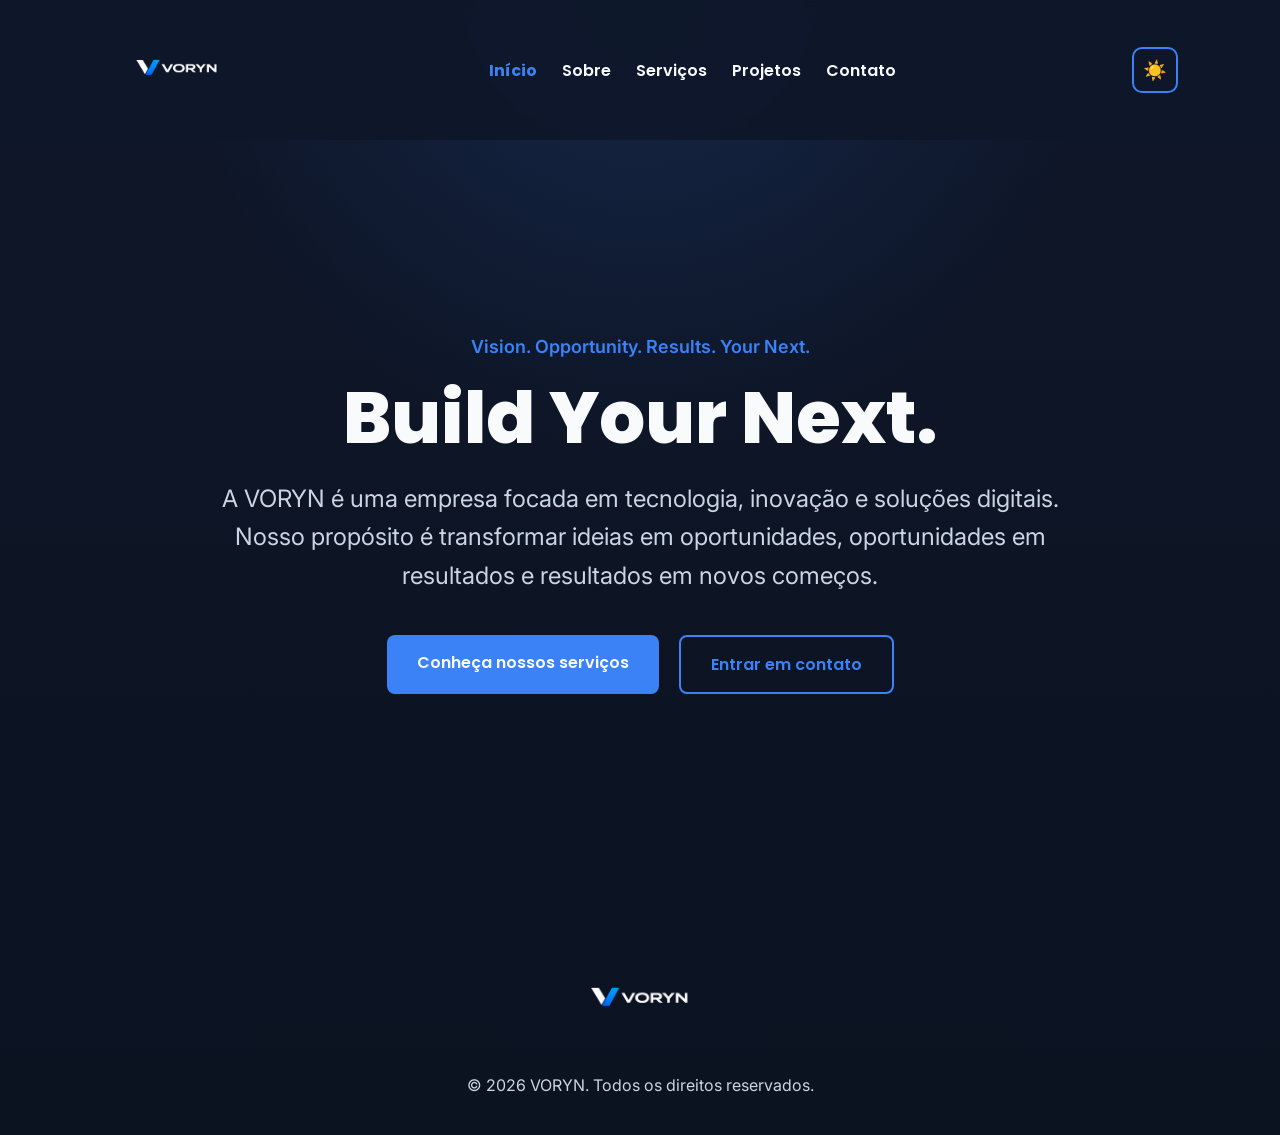
<file: index.html>
<!DOCTYPE html>
<html lang="pt-BR">

<head>
    <meta charset="UTF-8">

    <meta
        name="viewport"
        content="width=device-width, initial-scale=1.0">

    <title>VORYN</title>

    <link
        rel="preconnect"
        href="https://fonts.googleapis.com">

    <link
        rel="preconnect"
        href="https://fonts.gstatic.com"
        crossorigin>

    <link
        href="https://fonts.googleapis.com/css2?family=Inter:wght@400;500;600&family=Poppins:wght@600;700;800&display=swap"
        rel="stylesheet">

    <link
        id="tema-site"
        rel="stylesheet"
        href="css/style.css">

    <link
        rel="shortcut icon"
        href="imagens/logo/favicon/favicon.ico"
        type="image/x-icon">
</head>

<body>

    <header>
        <nav class="navbar">

            <a
                class="logo"
                href="index.html"
                aria-label="Página inicial da VORYN">

                <img
                    id="logo-voryn"
                    src="imagens/logo/identidade-visual/modo-escuro/horizontal/versao-horizontal.png"
                    alt="Logo da VORYN">
            </a>

            <ul
                id="menu-navegacao"
                class="menu-navegacao">

                <li>
                    <a href="index.html" class="ativo">Início</a>
                </li>

                <li>
                    <a href="sobre.html">Sobre</a>
                </li>

                <li>
                    <a href="servicos.html">Serviços</a>
                </li>

                <li>
                    <a href="projetos.html">Projetos</a>
                </li>

                <li>
                    <a href="contato.html">Contato</a>
                </li>

            </ul>

            <div class="acoes-header">

                <button
                    id="botao-tema"
                    class="botao-header"
                    type="button"
                    aria-label="Ativar modo claro"
                    title="Ativar modo claro">
                    ☀️
                </button>

                <button
                    id="botao-menu"
                    class="botao-header botao-menu"
                    type="button"
                    aria-label="Abrir menu"
                    aria-expanded="false"
                    aria-controls="menu-navegacao">
                    ☰
                </button>

            </div>

        </nav>
    </header>

    <main>

        <section id="inicio">

            <div class="home-content">

                <span class="tagline">
                    Vision. Opportunity. Results. Your Next.
                </span>

                <h1>Build Your Next.</h1>

                <p>
                    A VORYN é uma empresa focada em tecnologia, inovação e
                    soluções digitais. Nosso propósito é transformar ideias em
                    oportunidades, oportunidades em resultados e resultados em
                    novos começos.
                </p>

                <div class="home-buttons">

                    <a
                        href="servicos.html"
                        class="btn">
                        Conheça nossos serviços
                    </a>

                    <a
                        href="contato.html"
                        class="btn-secondary">
                        Entrar em contato
                    </a>

                </div>

            </div>

        </section>

    </main>

    <footer>

        <img
            id="logo-footer"
            class="logo-footer"
            src="imagens/logo/identidade-visual/modo-escuro/horizontal/versao-horizontal.png"
            alt="Logo da VORYN">

        <p>
            &copy; 2026 VORYN. Todos os direitos reservados.
        </p>

    </footer>

    <script src="js/script.js"></script>

</body>

</html>
</file>
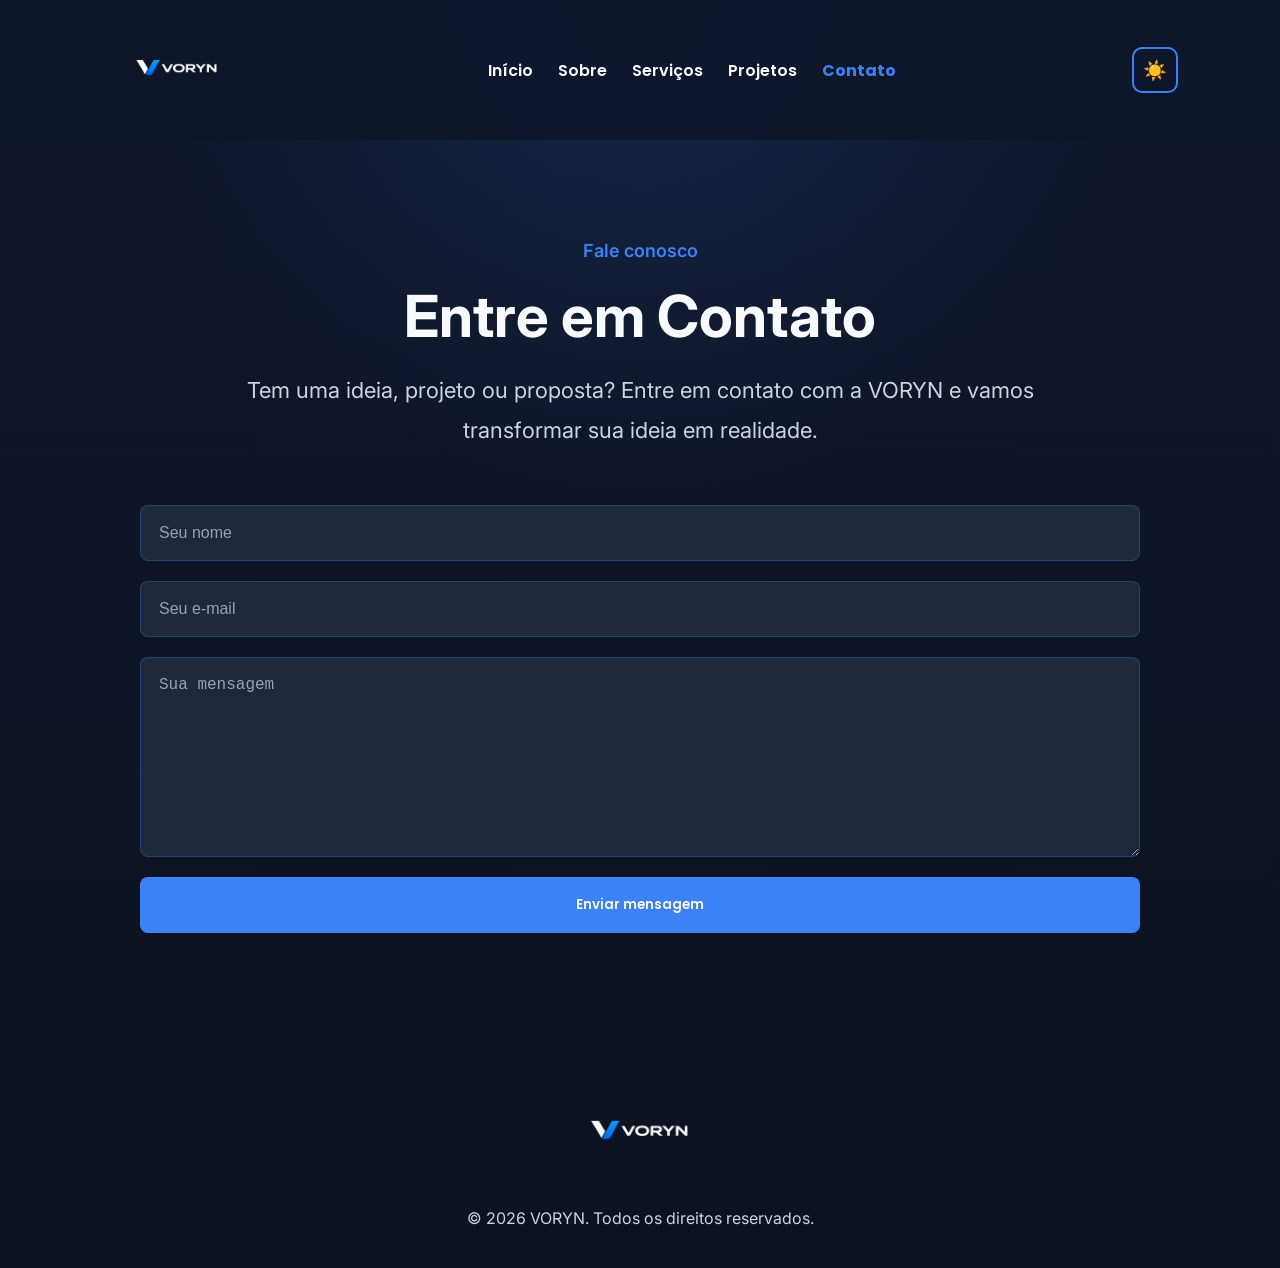
<file: contato.html>
<!DOCTYPE html>
<html lang="pt-BR">

<head>
    <meta charset="UTF-8">

    <meta
        name="viewport"
        content="width=device-width, initial-scale=1.0">

    <title>Contato | VORYN</title>

    <link
        rel="preconnect"
        href="https://fonts.googleapis.com">

    <link
        rel="preconnect"
        href="https://fonts.gstatic.com"
        crossorigin>

    <link
        href="https://fonts.googleapis.com/css2?family=Inter:wght@400;500;600&family=Poppins:wght@600;700;800&display=swap"
        rel="stylesheet">

    <link
        rel="stylesheet"
        href="css/style.css"
        id="tema-site">

    <link
        rel="shortcut icon"
        href="imagens/logo/favicon/favicon.ico"
        type="image/x-icon">
</head>

<body>

    <header>
        <nav class="navbar">

            <a
                class="logo"
                href="index.html"
                aria-label="Página inicial da VORYN">

                <img
                    id="logo-voryn"
                    src="imagens/logo/identidade-visual/modo-escuro/horizontal/versao-horizontal.png"
                    alt="Logo da VORYN">
            </a>

            <ul
                id="menu-navegacao"
                class="menu-navegacao">

                <li>
                    <a href="index.html">Início</a>
                </li>

                <li>
                    <a href="sobre.html">Sobre</a>
                </li>

                <li>
                    <a href="servicos.html">Serviços</a>
                </li>

                <li>
                    <a href="projetos.html">Projetos</a>
                </li>

                <li>
                    <a href="contato.html" class="ativo">Contato</a>
                </li>

            </ul>

            <div class="acoes-header">

                <button
                    id="botao-tema"
                    class="botao-header"
                    type="button"
                    aria-label="Ativar modo claro"
                    title="Ativar modo claro">
                    ☀️
                </button>

                <button
                    id="botao-menu"
                    class="botao-header botao-menu"
                    type="button"
                    aria-label="Abrir menu"
                    aria-expanded="false"
                    aria-controls="menu-navegacao">
                    ☰
                </button>

            </div>

        </nav>
    </header>

    <main>

        <section id="contato">

            <div class="contato-content">

                <span class="tagline">
                    Fale conosco
                </span>

                <h2>Entre em Contato</h2>

                <p class="contato-texto">
                    Tem uma ideia, projeto ou proposta? Entre em contato com a VORYN
                    e vamos transformar sua ideia em realidade.
                </p>

                <form class="contato-form">

                    <input
                        type="text"
                        placeholder="Seu nome"
                        required>

                    <input
                        type="email"
                        placeholder="Seu e-mail"
                        required>

                    <textarea
                        placeholder="Sua mensagem"
                        required></textarea>

                    <button type="submit">
                        Enviar mensagem
                    </button>

                </form>

            </div>

        </section>

    </main>

    <footer>

        <img
            id="logo-footer"
            class="logo-footer"
            src="imagens/logo/identidade-visual/modo-escuro/horizontal/versao-horizontal.png"
            alt="VORYN">

        <p>
            &copy; 2026 VORYN. Todos os direitos reservados.
        </p>

    </footer>

    <script src="js/script.js"></script>

</body>

</html>
</file>
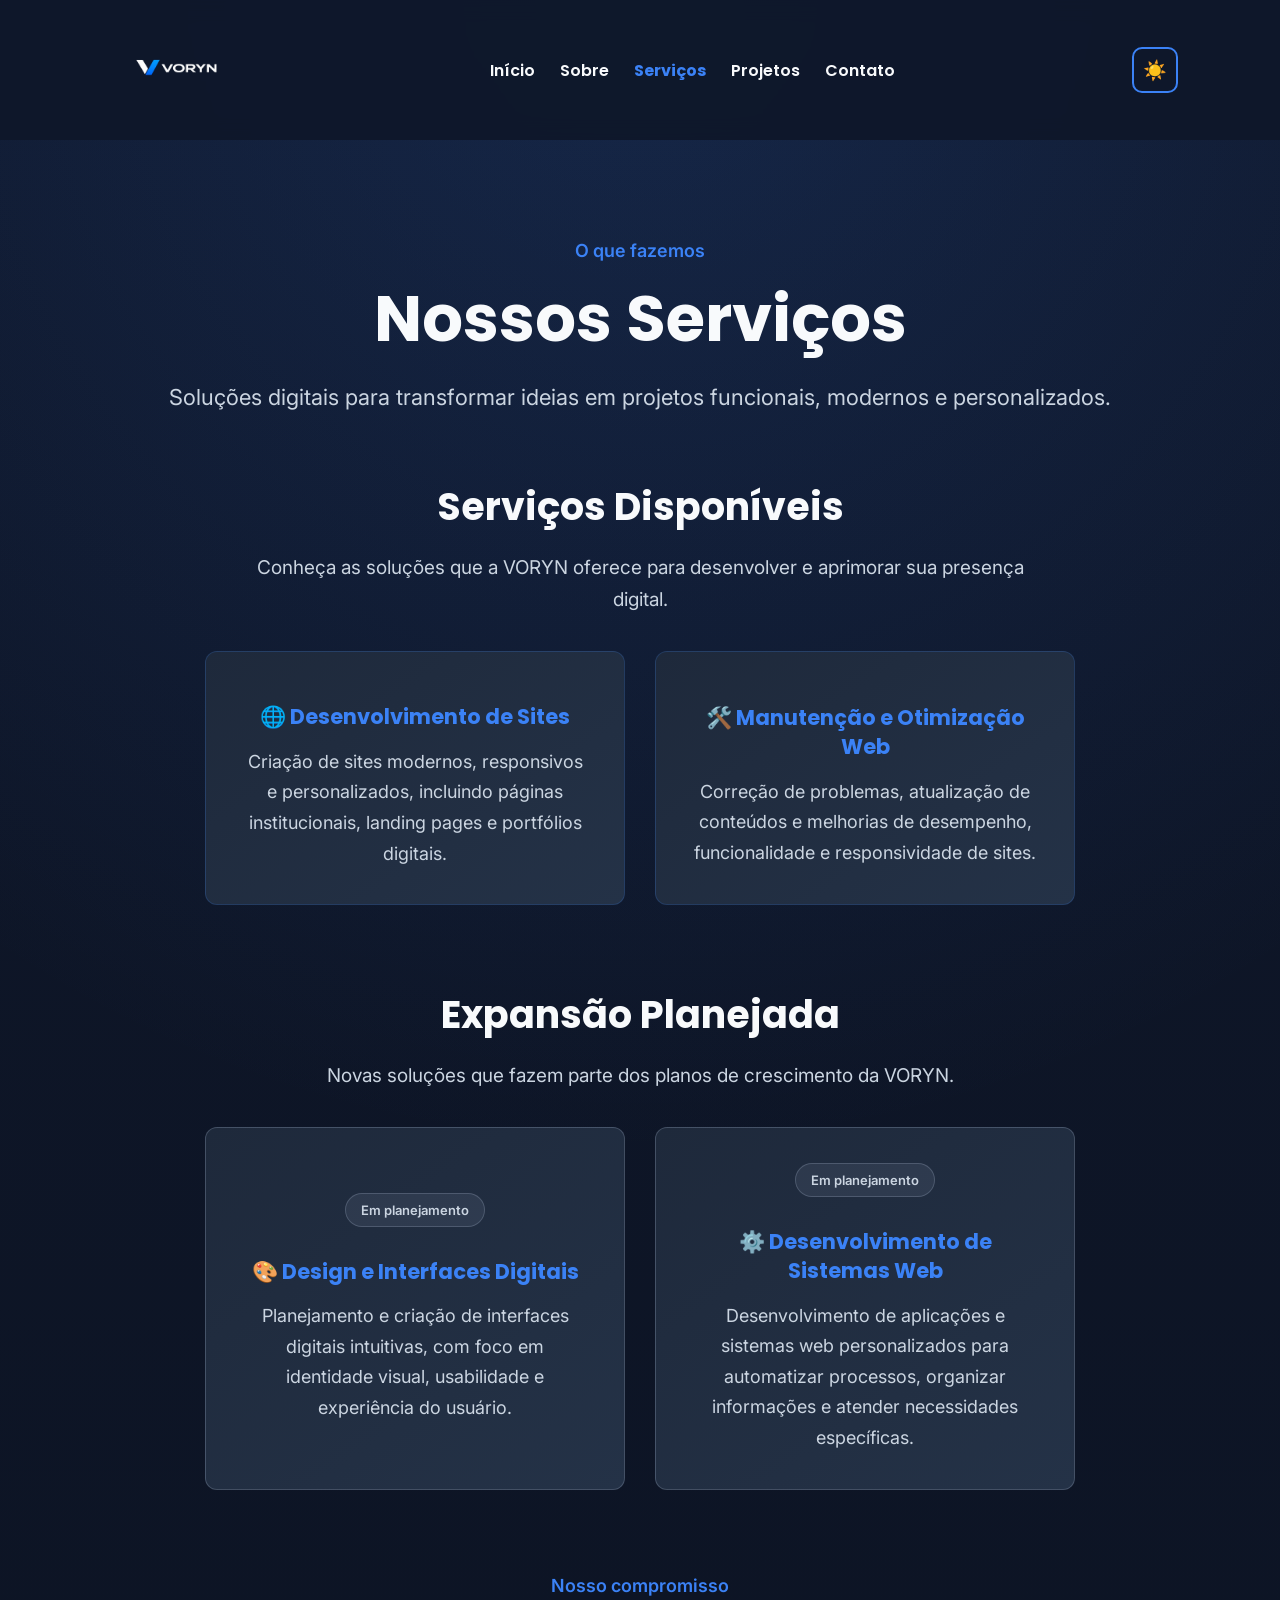
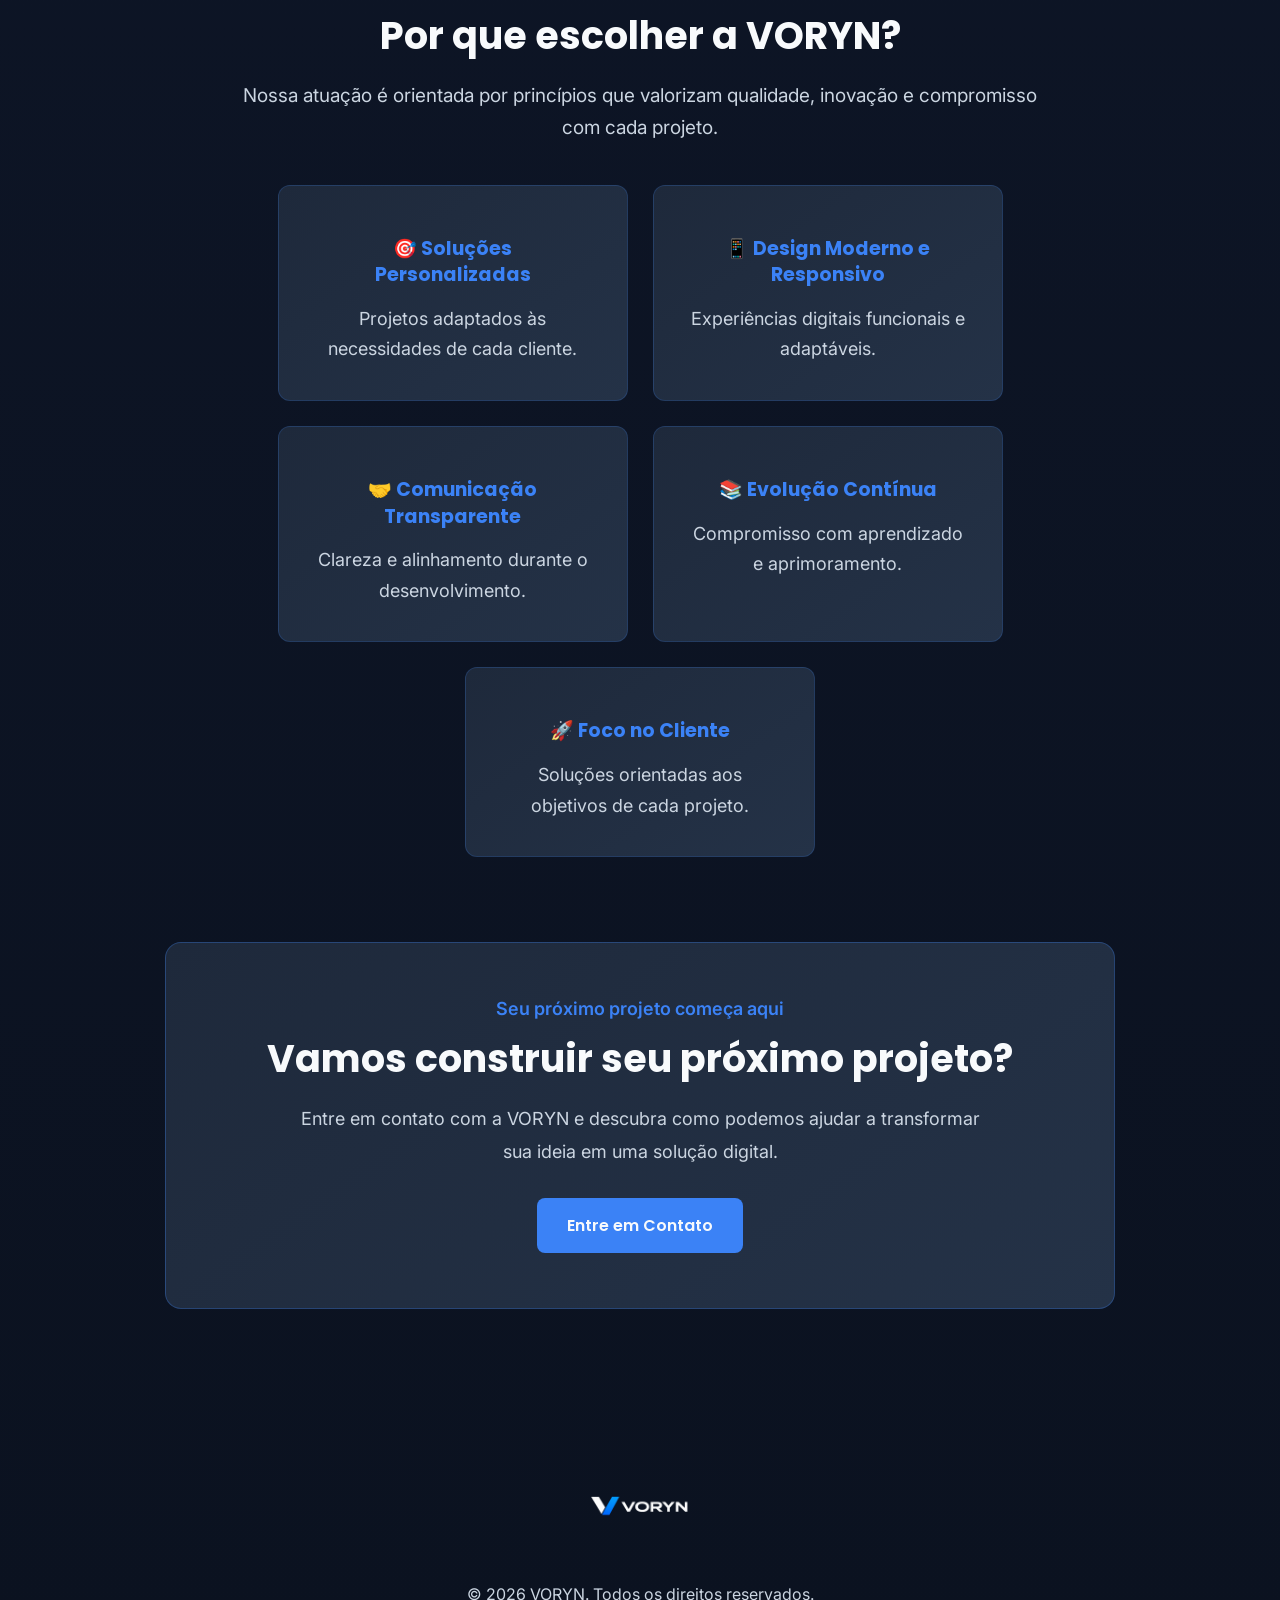
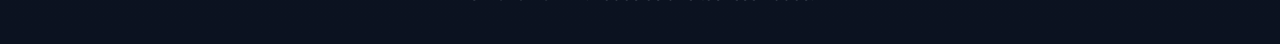
<file: servicos.html>
<!DOCTYPE html>
<html lang="pt-BR">

<head>
    <meta charset="UTF-8">

    <meta
        name="viewport"
        content="width=device-width, initial-scale=1.0">

    <meta
        name="description"
        content="Conheça os serviços digitais da VORYN: desenvolvimento de sites, manutenção e otimização web e nossas soluções planejadas.">

    <title>Serviços | VORYN</title>

    <link
        rel="preconnect"
        href="https://fonts.googleapis.com">

    <link
        rel="preconnect"
        href="https://fonts.gstatic.com"
        crossorigin>

    <link
        href="https://fonts.googleapis.com/css2?family=Inter:wght@400;500;600&family=Poppins:wght@600;700;800&display=swap"
        rel="stylesheet">

    <link
        rel="stylesheet"
        href="css/style.css"
        id="tema-site">

    <link
        rel="shortcut icon"
        href="imagens/logo/favicon/favicon.ico"
        type="image/x-icon">
</head>

<body>

    <header>
        <nav class="navbar">

            <a
                class="logo"
                href="index.html"
                aria-label="Página inicial da VORYN">

                <img
                    id="logo-voryn"
                    src="imagens/logo/identidade-visual/modo-escuro/horizontal/versao-horizontal.png"
                    alt="Logo da VORYN">
            </a>

            <ul
                id="menu-navegacao"
                class="menu-navegacao">

                <li>
                    <a href="index.html">Início</a>
                </li>

                <li>
                    <a href="sobre.html">Sobre</a>
                </li>

                <li>
                    <a href="servicos.html" class="ativo">Serviços</a>
                </li>

                <li>
                    <a href="projetos.html">Projetos</a>
                </li>

                <li>
                    <a href="contato.html">Contato</a>
                </li>

            </ul>

            <div class="acoes-header">

                <button
                    id="botao-tema"
                    class="botao-header"
                    type="button"
                    aria-label="Ativar modo claro"
                    title="Ativar modo claro">
                    ☀️
                </button>

                <button
                    id="botao-menu"
                    class="botao-header botao-menu"
                    type="button"
                    aria-label="Abrir menu"
                    aria-expanded="false"
                    aria-controls="menu-navegacao">
                    ☰
                </button>

            </div>

        </nav>
    </header>

    <main>

        <section id="servicos">

            <div class="servicos-content">

                <!-- APRESENTAÇÃO -->

                <div class="servicos-introducao">

                    <span class="tagline">
                        O que fazemos
                    </span>

                    <h1>Nossos Serviços</h1>

                    <p class="servicos-texto">
                        Soluções digitais para transformar ideias
                        em projetos funcionais, modernos e personalizados.
                    </p>

                </div>

                <!-- SERVIÇOS DISPONÍVEIS -->

                <section
                    class="servicos-categoria"
                    aria-labelledby="titulo-servicos-disponiveis">

                    <h2 id="titulo-servicos-disponiveis">
                        Serviços Disponíveis
                    </h2>

                    <p class="servicos-descricao">
                        Conheça as soluções que a VORYN oferece
                        para desenvolver e aprimorar sua presença digital.
                    </p>

                    <div class="servicos-grid">

                        <article class="card servico-card">

                            <h3>
                                🌐 Desenvolvimento de Sites
                            </h3>

                            <p>
                                Criação de sites modernos, responsivos
                                e personalizados, incluindo páginas
                                institucionais, landing pages e
                                portfólios digitais.
                            </p>

                        </article>

                        <article class="card servico-card">

                            <h3>
                                🛠️ Manutenção e Otimização Web
                            </h3>

                            <p>
                                Correção de problemas, atualização de
                                conteúdos e melhorias de desempenho,
                                funcionalidade e responsividade de sites.
                            </p>

                        </article>

                    </div>

                </section>

                <!-- EXPANSÃO PLANEJADA -->

                <section
                    class="servicos-categoria"
                    aria-labelledby="titulo-servicos-planejados">

                    <h2 id="titulo-servicos-planejados">
                        Expansão Planejada
                    </h2>

                    <p class="servicos-descricao">
                        Novas soluções que fazem parte dos planos
                        de crescimento da VORYN.
                    </p>

                    <div class="servicos-grid">

                        <article class="card servico-card servico-planejado">

                            <span class="servico-status">
                                Em planejamento
                            </span>

                            <h3>
                                🎨 Design e Interfaces Digitais
                            </h3>

                            <p>
                                Planejamento e criação de interfaces
                                digitais intuitivas, com foco em
                                identidade visual, usabilidade e
                                experiência do usuário.
                            </p>

                        </article>

                        <article class="card servico-card servico-planejado">

                            <span class="servico-status">
                                Em planejamento
                            </span>

                            <h3>
                                ⚙️ Desenvolvimento de Sistemas Web
                            </h3>

                            <p>
                                Desenvolvimento de aplicações e sistemas
                                web personalizados para automatizar
                                processos, organizar informações e
                                atender necessidades específicas.
                            </p>

                        </article>

                    </div>

                </section>

                <!-- DIFERENCIAIS DA VORYN -->

                <section
                    class="servicos-diferenciais"
                    aria-labelledby="titulo-diferenciais">

                    <span class="tagline">
                        Nosso compromisso
                    </span>

                    <h2 id="titulo-diferenciais">
                        Por que escolher a VORYN?
                    </h2>

                    <p class="servicos-descricao">
                        Nossa atuação é orientada por princípios
                        que valorizam qualidade, inovação
                        e compromisso com cada projeto.
                    </p>

                    <div class="diferenciais-grid">

                        <article class="card diferencial-card">

                            <h3>
                                🎯 Soluções Personalizadas
                            </h3>

                            <p>
                                Projetos adaptados às necessidades
                                de cada cliente.
                            </p>

                        </article>

                        <article class="card diferencial-card">

                            <h3>
                                📱 Design Moderno e Responsivo
                            </h3>

                            <p>
                                Experiências digitais funcionais
                                e adaptáveis.
                            </p>

                        </article>

                        <article class="card diferencial-card">

                            <h3>
                                🤝 Comunicação Transparente
                            </h3>

                            <p>
                                Clareza e alinhamento durante
                                o desenvolvimento.
                            </p>

                        </article>

                        <article class="card diferencial-card">

                            <h3>
                                📚 Evolução Contínua
                            </h3>

                            <p>
                                Compromisso com aprendizado
                                e aprimoramento.
                            </p>

                        </article>

                        <article class="card diferencial-card">

                            <h3>
                                🚀 Foco no Cliente
                            </h3>

                            <p>
                                Soluções orientadas aos objetivos
                                de cada projeto.
                            </p>

                        </article>

                    </div>

                </section>

                <!-- CONTATO -->

                <section
                    class="servicos-contato"
                    aria-labelledby="titulo-servicos-contato">

                    <span class="tagline">
                        Seu próximo projeto começa aqui
                    </span>

                    <h2 id="titulo-servicos-contato">
                        Vamos construir seu próximo projeto?
                    </h2>

                    <p>
                        Entre em contato com a VORYN e descubra
                        como podemos ajudar a transformar sua
                        ideia em uma solução digital.
                    </p>

                    <a
                        href="contato.html"
                        class="btn-primary">
                        Entre em Contato
                    </a>

                </section>

            </div>

        </section>

    </main>

    <footer>

        <img
            id="logo-footer"
            class="logo-footer"
            src="imagens/logo/identidade-visual/modo-escuro/horizontal/versao-horizontal.png"
            alt="VORYN">

        <p>
            &copy; 2026 VORYN. Todos os direitos reservados.
        </p>

    </footer>

    <script src="js/script.js"></script>

</body>

</html>
</file>
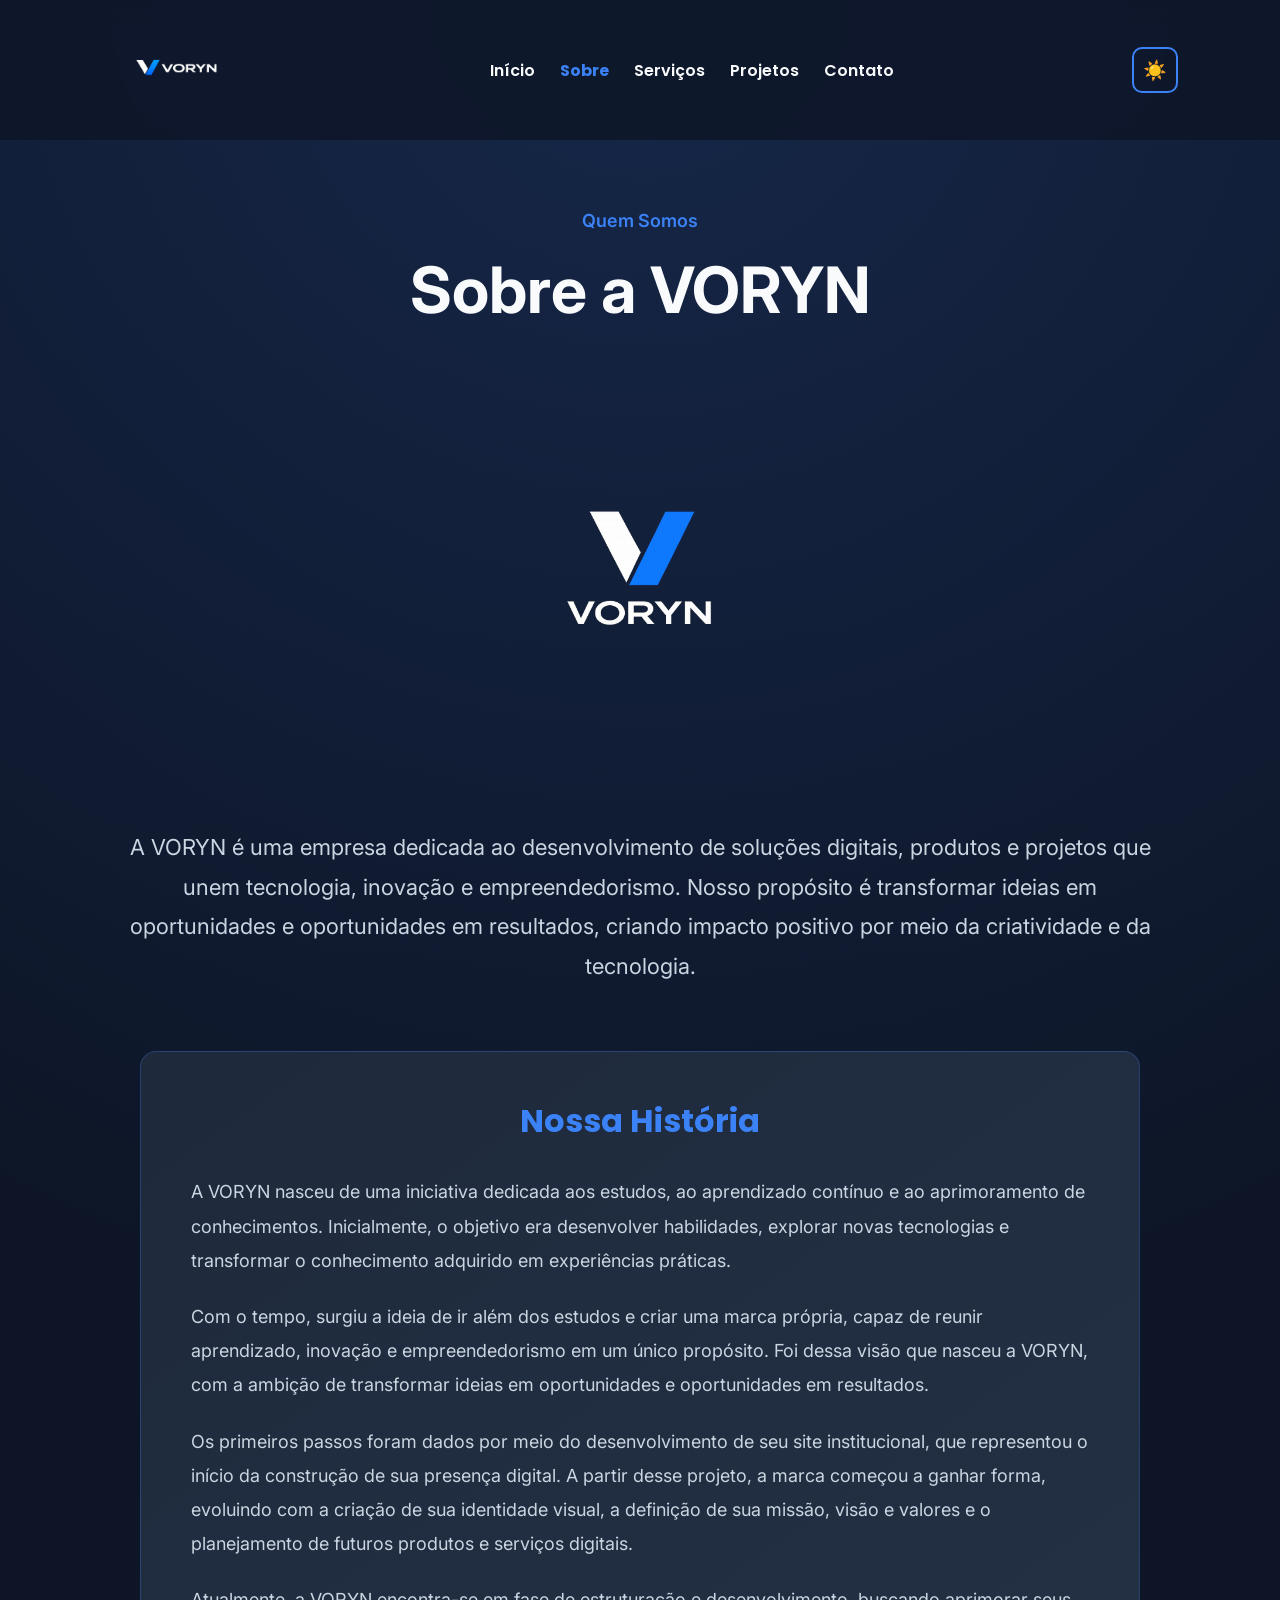
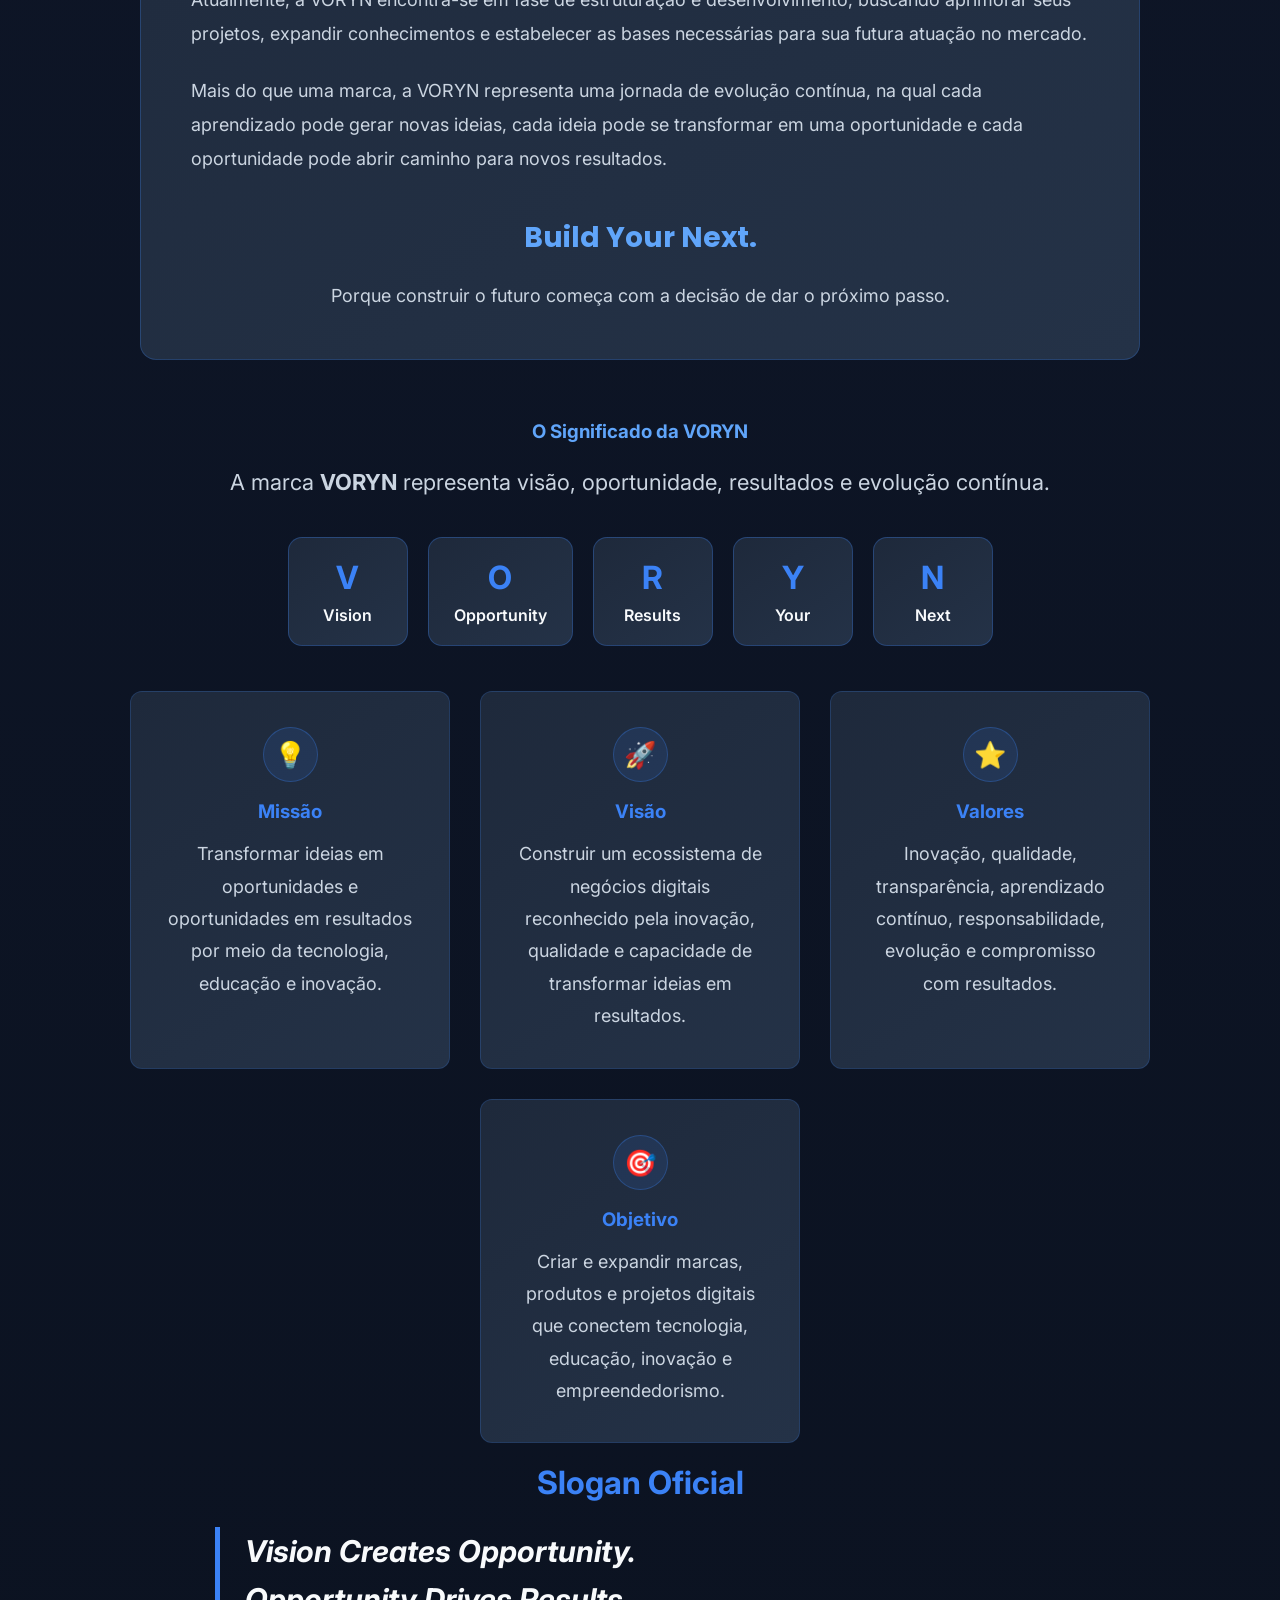
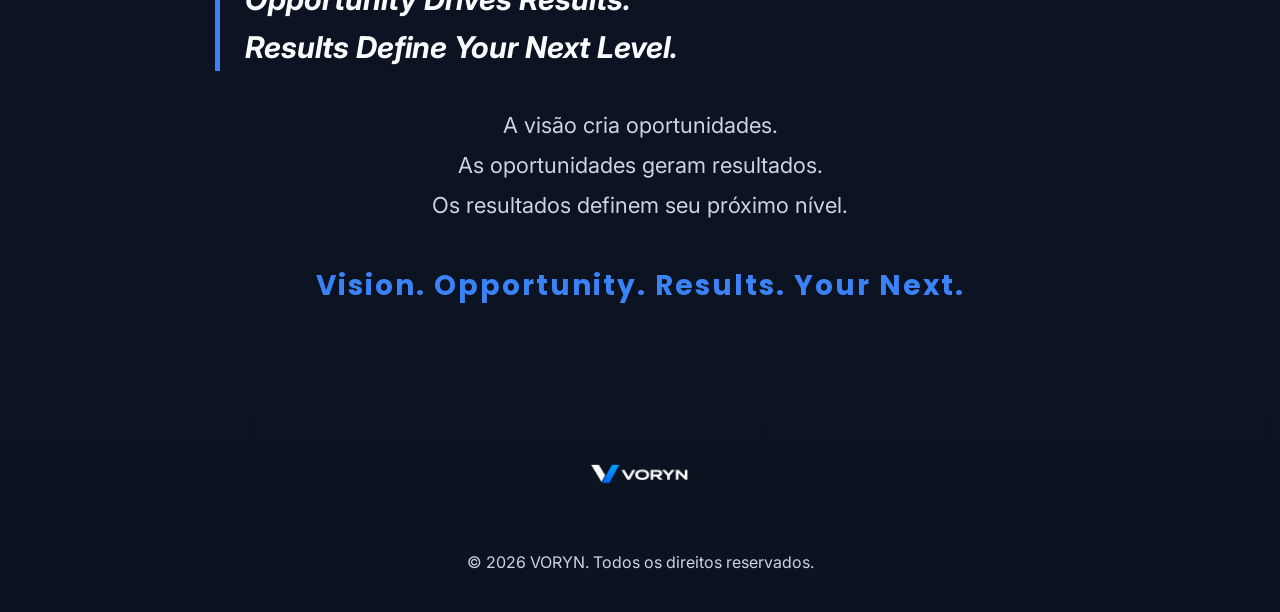
<file: sobre.html>
<!DOCTYPE html>
<html lang="pt-BR">

<head>
    <meta charset="UTF-8">

    <meta
        name="viewport"
        content="width=device-width, initial-scale=1.0">

    <title>Sobre | VORYN</title>

    <meta
        name="description"
        content="Conheça a história da VORYN, uma marca voltada para tecnologia, inovação, educação digital e desenvolvimento de soluções digitais.">

    <link
        rel="preconnect"
        href="https://fonts.googleapis.com">

    <link
        rel="preconnect"
        href="https://fonts.gstatic.com"
        crossorigin>

    <link
        href="https://fonts.googleapis.com/css2?family=Inter:wght@400;500;600&family=Poppins:wght@600;700;800&display=swap"
        rel="stylesheet">

    <link
        rel="stylesheet"
        href="css/style.css"
        id="tema-site">

    <link
        rel="shortcut icon"
        href="imagens/logo/favicon/favicon.ico"
        type="image/x-icon">
</head>

<body>

    <header>
        <nav class="navbar">

            <a
                class="logo"
                href="index.html"
                aria-label="Página inicial da VORYN">

                <img
                    id="logo-voryn"
                    src="imagens/logo/identidade-visual/modo-escuro/horizontal/versao-horizontal.png"
                    alt="Logo da VORYN">
            </a>

            <ul
                id="menu-navegacao"
                class="menu-navegacao">

                <li>
                    <a href="index.html">Início</a>
                </li>

                <li>
                    <a href="sobre.html" class="ativo">Sobre</a>
                </li>

                <li>
                    <a href="servicos.html">Serviços</a>
                </li>

                <li>
                    <a href="projetos.html">Projetos</a>
                </li>

                <li>
                    <a href="contato.html">Contato</a>
                </li>

            </ul>

            <div class="acoes-header">

                <button
                    id="botao-tema"
                    class="botao-header"
                    type="button"
                    aria-label="Ativar modo claro"
                    title="Ativar modo claro">
                    ☀️
                </button>

                <button
                    id="botao-menu"
                    class="botao-header botao-menu"
                    type="button"
                    aria-label="Abrir menu"
                    aria-expanded="false"
                    aria-controls="menu-navegacao">
                    ☰
                </button>

            </div>

        </nav>
    </header>

    <main>

        <section id="sobre">

            <div class="sobre-content">

                <span class="tagline">
                    Quem Somos
                </span>

                <h2>Sobre a VORYN</h2>

                <img
                    id="logo-sobre"
                    class="logo-sobre"
                    src="imagens/logo/identidade-visual/modo-escuro/vertical/versao-vertical-g.png"
                    alt="Logo vertical da VORYN">

                <p>
                    A VORYN é uma empresa dedicada ao desenvolvimento de soluções digitais,
                    produtos e projetos que unem tecnologia, inovação e empreendedorismo.
                    Nosso propósito é transformar ideias em oportunidades e oportunidades
                    em resultados, criando impacto positivo por meio da criatividade e da tecnologia.
                </p>

                <!-- Nossa História -->

                <div class="historia-marca">

                    <h3>Nossa História</h3>

                    <p>
                        A VORYN nasceu de uma iniciativa dedicada aos estudos,
                        ao aprendizado contínuo e ao aprimoramento de conhecimentos.
                        Inicialmente, o objetivo era desenvolver habilidades,
                        explorar novas tecnologias e transformar o conhecimento
                        adquirido em experiências práticas.
                    </p>

                    <p>
                        Com o tempo, surgiu a ideia de ir além dos estudos e criar
                        uma marca própria, capaz de reunir aprendizado, inovação
                        e empreendedorismo em um único propósito. Foi dessa visão
                        que nasceu a VORYN, com a ambição de transformar ideias
                        em oportunidades e oportunidades em resultados.
                    </p>

                    <p>
                        Os primeiros passos foram dados por meio do desenvolvimento
                        de seu site institucional, que representou o início da
                        construção de sua presença digital. A partir desse projeto,
                        a marca começou a ganhar forma, evoluindo com a criação
                        de sua identidade visual, a definição de sua missão, visão
                        e valores e o planejamento de futuros produtos e serviços digitais.
                    </p>

                    <p>
                        Atualmente, a VORYN encontra-se em fase de estruturação
                        e desenvolvimento, buscando aprimorar seus projetos,
                        expandir conhecimentos e estabelecer as bases necessárias
                        para sua futura atuação no mercado.
                    </p>

                    <p>
                        Mais do que uma marca, a VORYN representa uma jornada de
                        evolução contínua, na qual cada aprendizado pode gerar
                        novas ideias, cada ideia pode se transformar em uma
                        oportunidade e cada oportunidade pode abrir caminho
                        para novos resultados.
                    </p>

                    <p class="historia-destaque">
                        <strong>Build Your Next.</strong>
                    </p>

                    <p>
                        Porque construir o futuro começa com a decisão
                        de dar o próximo passo.
                    </p>

                </div>

                <!-- Significado da Marca -->

                <div class="significado-marca">

                    <h3>O Significado da VORYN</h3>

                    <p>
                        A marca <strong>VORYN</strong> representa visão,
                        oportunidade, resultados e evolução contínua.
                    </p>

                    <div class="voryn-significado">

                        <div class="significado-item">
                            <strong>V</strong>
                            <span>Vision</span>
                        </div>

                        <div class="significado-item">
                            <strong>O</strong>
                            <span>Opportunity</span>
                        </div>

                        <div class="significado-item">
                            <strong>R</strong>
                            <span>Results</span>
                        </div>

                        <div class="significado-item">
                            <strong>Y</strong>
                            <span>Your</span>
                        </div>

                        <div class="significado-item">
                            <strong>N</strong>
                            <span>Next</span>
                        </div>

                    </div>

                </div>

                <!-- Missão, Visão, Valores e Objetivo -->

                <div class="sobre-grid">

                    <div class="card">

                        <div class="card-icon">
                            💡
                        </div>

                        <h3>Missão</h3>

                        <p>
                            Transformar ideias em oportunidades e oportunidades
                            em resultados por meio da tecnologia, educação e inovação.
                        </p>

                    </div>

                    <div class="card">

                        <div class="card-icon">
                            🚀
                        </div>

                        <h3>Visão</h3>

                        <p>
                            Construir um ecossistema de negócios digitais
                            reconhecido pela inovação, qualidade e capacidade
                            de transformar ideias em resultados.
                        </p>

                    </div>

                    <div class="card">

                        <div class="card-icon">
                            ⭐
                        </div>

                        <h3>Valores</h3>

                        <p>
                            Inovação, qualidade, transparência, aprendizado contínuo,
                            responsabilidade, evolução e compromisso com resultados.
                        </p>

                    </div>

                    <div class="card">

                        <div class="card-icon">
                            🎯
                        </div>

                        <h3>Objetivo</h3>

                        <p>
                            Criar e expandir marcas, produtos e projetos digitais
                            que conectem tecnologia, educação, inovação e empreendedorismo.
                        </p>

                    </div>

                </div>

                <!-- Filosofia da Marca -->

                <div class="filosofia-marca">

                    <h3>Slogan Oficial</h3>

                    <blockquote class="slogan-en">
                        Vision Creates Opportunity.<br>
                        Opportunity Drives Results.<br>
                        Results Define Your Next Level.
                    </blockquote>

                    <p class="slogan-pt">
                        A visão cria oportunidades.<br>
                        As oportunidades geram resultados.<br>
                        Os resultados definem seu próximo nível.
                    </p>

                    <div class="assinatura-marca">
                        Vision. Opportunity. Results. Your Next.
                    </div>

                </div>

            </div>

        </section>

    </main>

    <footer>

        <img
            id="logo-footer"
            class="logo-footer"
            src="imagens/logo/identidade-visual/modo-escuro/horizontal/versao-horizontal.png"
            alt="VORYN">

        <p>
            &copy; 2026 VORYN. Todos os direitos reservados.
        </p>

    </footer>

    <script src="js/script.js"></script>

</body>

</html>
</file>
<file: css/style.css>
* {
    margin: 0;
    padding: 0;
    box-sizing: border-box;
}

html {
    min-height: 100%;
}

body {
    min-height: 100%;
    margin: 0;

    background:
        radial-gradient(
            circle at top center,
            rgba(59, 130, 246, 0.15),
            transparent 35%
        ),
        linear-gradient(
            180deg,
            #0F172A 0%,
            #0B1220 100%
        );

    color: #F8FAFC;
    font-family: 'Inter', Arial, sans-serif;
}

main {
    width: 100%;
}

/* =========================
   HEADER
========================= */

header {
    width: 100%;

    padding: 20px 8%;

    background: rgba(15, 23, 42, 0.92);

    backdrop-filter: blur(10px);
    -webkit-backdrop-filter: blur(10px);

    position: sticky;
    top: 0;
    z-index: 1000;
}

.navbar {
    width: 100%;
    max-width: 1500px;

    margin: 0 auto;

    display: flex;
    justify-content: space-between;
    align-items: center;

    position: relative;
}

/* =========================
   LOGO DO HEADER
========================= */

.logo {
    display: flex;
    align-items: center;

    text-decoration: none;
}

.logo img {
    width: auto;
    height: 100px;

    display: block;
    transition: transform 0.3s ease, filter 0.3s ease;
}

.logo:hover img {
    transform: scale(1.03);
    filter: drop-shadow(0 0 6px rgba(59, 130, 246, 0.35));
}

/* =========================
   MENU DE NAVEGAÇÃO
========================= */

.menu-navegacao {
    list-style: none;

    display: flex;
    align-items: center;
    gap: 25px;
}

.menu-navegacao a {
    color: #F8FAFC;

    text-decoration: none;

    font-family: 'Poppins', Arial, sans-serif;
    font-weight: 600;

    transition: color 0.3s;
}

.menu-navegacao a:hover {
    color: #3B82F6;
}

/* =========================
   AÇÕES DO HEADER
========================= */

.acoes-header {
    display: flex;
    align-items: center;
    gap: 10px;
}

.botao-header {
    width: 46px;
    height: 46px;

    display: flex;
    justify-content: center;
    align-items: center;

    padding: 0;

    background: transparent;
    color: #F8FAFC;

    border: 2px solid #3B82F6;
    border-radius: 10px;

    font-size: 19px;
    line-height: 1;

    cursor: pointer;

    transition:
        background-color 0.3s,
        color 0.3s,
        transform 0.3s;
}

.botao-header:hover {
    background-color: #3B82F6;
    color: #F8FAFC;

    transform: translateY(-2px);
}

.botao-menu {
    display: none;
}

/* =========================
   PÁGINA INICIAL
========================= */

#inicio {
    width: 100%;
    min-height: calc(100vh - 140px);

    padding: 50px 5% 60px;

    display: flex;
    justify-content: center;
    align-items: center;

    text-align: center;
}

.home-content {
    width: 100%;
    max-width: 900px;

    margin: 0 auto;
}

.tagline {
    display: block;

    color: #3B82F6;

    font-size: 18px;
    font-weight: 600;
}

.home-content h1 {
    margin: 20px 0;

    color: #F8FAFC;

    font-family: 'Poppins', Arial, sans-serif;
    font-size: 72px;
    font-weight: 800;
    line-height: 1.15;
}

.home-content p {
    margin-bottom: 40px;

    color: #CBD5E1;

    font-size: 24px;
    line-height: 1.6;
}

.home-buttons {
    display: flex;
    justify-content: center;
    gap: 20px;
}

/* =========================
   BOTÕES
========================= */

.btn,
.btn-secondary {
    padding: 15px 30px;

    border-radius: 8px;

    text-decoration: none;

    font-family: 'Poppins', Arial, sans-serif;
    font-weight: 600;

    transition:
        background-color 0.3s,
        color 0.3s,
        transform 0.3s;
}

.btn {
    background-color: #3B82F6;
    color: #F8FAFC;
}

.btn:hover {
    background-color: #2563EB;

    transform: translateY(-2px);
}

.btn-secondary {
    color: #3B82F6;

    border: 2px solid #3B82F6;
}

.btn-secondary:hover {
    background-color: #3B82F6;
    color: #F8FAFC;

    transform: translateY(-2px);
}

/* =========================
   PÁGINA SOBRE
========================= */

#sobre {
    width: 100%;

    padding: 70px 10%;

    display: flex;
    justify-content: center;
    align-items: center;
}

.sobre-content {
    width: 100%;
    max-width: 1200px;

    margin: 0 auto;

    text-align: center;
}

.sobre-content h2 {
    margin: 20px 0;

    font-size: 64px;
}

.sobre-content p {
    color: #CBD5E1;

    font-size: 22px;
    line-height: 1.8;
}

.logo-sobre {
    width: 300px;
    max-width: 100%;
    height: auto;

    margin: 20px auto 30px;

    display: block;
}


/* =========================
   NOSSA HISTÓRIA
========================= */

.historia-marca {
    width: 100%;
    max-width: 1000px;

    margin: 65px auto 0;
    padding: 45px 50px;

    background: linear-gradient(
        145deg,
        #1E293B,
        #243247
    );

    border: 1px solid rgba(59, 130, 246, 0.25);
    border-radius: 16px;

    text-align: left;
}

.historia-marca h3 {
    margin-bottom: 30px;

    color: #3B82F6;

    font-family: 'Poppins', Arial, sans-serif;
    font-size: 32px;
    font-weight: 700;

    text-align: center;
}

.sobre-content .historia-marca p {
    margin-bottom: 22px;

    color: #CBD5E1;

    font-size: 18px;
    line-height: 1.9;
}

.sobre-content .historia-marca .historia-destaque {
    margin: 35px 0 15px;

    color: #60A5FA;

    font-family: 'Poppins', Arial, sans-serif;
    font-size: 28px;
    font-weight: 700;

    text-align: center;
}

.historia-destaque strong {
    color: inherit;
}

.sobre-content .historia-marca p:last-child {
    margin-bottom: 0;
    text-align: center;
}

/* RESPONSIVIDADE — NOSSA HISTÓRIA */

@media (max-width: 768px) {

    .historia-marca {
        margin-top: 45px;
        padding: 32px 25px;
    }

    .historia-marca h3 {
        font-size: 26px;
    }

    .sobre-content .historia-marca p {
        font-size: 17px;
        line-height: 1.8;
    }

    .sobre-content .historia-marca .historia-destaque {
        font-size: 24px;
    }
}

@media (max-width: 480px) {

    .historia-marca {
        margin-top: 35px;
        padding: 28px 20px;
        border-radius: 12px;
    }

    .historia-marca h3 {
        font-size: 24px;
    }

    .sobre-content .historia-marca p {
        font-size: 16px;
        line-height: 1.75;
    }

    .sobre-content .historia-marca .historia-destaque {
        font-size: 22px;
    }
}

/* =========================
   SIGNIFICADO DA MARCA
========================= */

.significado-marca {
    margin-top: 60px;

    text-align: center;
}

.significado-marca h3 {
    margin-bottom: 20px;

    color: #60A5FA;
}

.voryn-significado {
    margin: 35px 0;

    display: flex;
    justify-content: center;
    flex-wrap: wrap;
    gap: 20px;
}

.significado-item {
    min-width: 120px;

    padding: 20px 25px;

    background:
        linear-gradient(
            145deg,
            #1E293B,
            #243247
        );

    border: 1px solid rgba(59, 130, 246, 0.3);
    border-radius: 14px;

    transition: 0.3s;
}

.significado-item:hover {
    transform: translateY(-8px);

    border-color: #3B82F6;

    box-shadow: 0 0 20px rgba(59, 130, 246, 0.2);
}

.significado-item strong {
    margin-bottom: 8px;

    display: block;

    color: #3B82F6;

    font-size: 32px;
}

.significado-item span {
    color: #F8FAFC;

    font-weight: 600;
}

/* =========================
   CARDS
========================= */

.sobre-grid,
.servicos-grid {
    margin-top: 45px;

    display: flex;
    justify-content: center;
    flex-wrap: wrap;
    gap: 30px;
}

.projetos-grid {
    margin-top: 45px;

    display: grid;
    grid-template-columns: repeat(3, minmax(0, 1fr));

    gap: 30px;

    justify-items: center;
}

.card {
    width: 320px;

    padding: 35px;

    background:
        linear-gradient(
            145deg,
            #1E293B,
            #243247
        );

    border: 1px solid rgba(59, 130, 246, 0.2);
    border-radius: 12px;

    transition: 0.3s;
}

.card:hover {
    transform: translateY(-10px);

    border-color: #3B82F6;

    box-shadow: 0 0 20px rgba(59, 130, 246, 0.2);
}

.card-icon {
    width: 55px;
    height: 55px;

    margin: 0 auto 18px;

    display: flex;
    justify-content: center;
    align-items: center;

    background: rgba(59, 130, 246, 0.12);

    border: 1px solid rgba(59, 130, 246, 0.3);
    border-radius: 50%;

    font-size: 26px;
}

.card h3 {
    margin: 15px 0;

    color: #3B82F6;
}

.card p {
    font-size: 18px;
}

/* =========================
   FILOSOFIA
========================= */

.filosofia-marca {
    margin-top: 20px;

    text-align: center;
}

.filosofia-marca h3 {
    margin-bottom: 25px;

    color: #3B82F6;

    font-size: 32px;
}

.slogan-en {
    max-width: 850px;

    margin: 0 auto 35px;
    padding-left: 25px;

    color: #F8FAFC;

    font-size: 30px;
    font-weight: 700;
    font-style: italic;
    line-height: 1.6;

    text-align: left;

    border-left: 5px solid #3B82F6;
}

.slogan-pt {
    margin-bottom: 40px;

    color: #CBD5E1;

    font-size: 20px;
    line-height: 1.8;
}

.assinatura-marca {
    color: #3B82F6;

    font-family: 'Poppins', Arial, sans-serif;
    font-size: 28px;
    font-weight: 700;

    letter-spacing: 2px;
}

/* =========================
   SERVIÇOS, PROJETOS E CONTATO
========================= */

#servicos,
#projetos,
#contato {
    width: 100%;

    padding: 100px 10%;

    display: flex;
    justify-content: center;
    align-items: center;
}

.servicos-content,
.projetos-content,
.contato-content {
    width: 100%;
    max-width: 1300px;

    margin: 0 auto;

    text-align: center;
}

.servicos-content h2,
.projetos-content h2,
.contato-content h2 {
    margin: 20px 0;

    font-size: 58px;
}

.servicos-texto,
.projetos-texto {
    max-width: 950px;

    margin: 0 auto 70px;

    color: #CBD5E1;

    font-size: 22px;
    line-height: 1.8;
}

.contato-texto {
    max-width: 900px;

    margin: 0 auto 55px;

    color: #CBD5E1;

    font-size: 22px;
    line-height: 1.8;
}

/* =========================
   FORMULÁRIO
========================= */

.contato-form {
    width: 100%;
    max-width: 1000px;

    margin: 0 auto;

    display: flex;
    flex-direction: column;
    gap: 20px;
}

.contato-form input,
.contato-form textarea {
    padding: 18px;

    background-color: #1E293B;
    color: #F8FAFC;

    border: 1px solid rgba(59, 130, 246, 0.3);
    border-radius: 8px;

    font-size: 16px;

    outline: none;

    transition:
        border-color 0.25s,
        box-shadow 0.25s,
        background-color 0.25s;
}

.contato-form input:hover,
.contato-form textarea:hover {
    border-color: rgba(59, 130, 246, 0.65);
}

.contato-form input::placeholder,
.contato-form textarea::placeholder {
    color: #94A3B8;
    opacity: 1;
}

.contato-form input:focus,
.contato-form textarea:focus {
    border-color: #3B82F6;

    box-shadow: 0 0 0 4px rgba(59, 130, 246, 0.16);
}

.contato-form textarea {
    min-height: 200px;
    height: 200px;

    resize: vertical;
}

.contato-form button {
    padding: 18px;

    background-color: #3B82F6;
    color: #F8FAFC;

    border: none;
    border-radius: 8px;

    font-family: 'Poppins', Arial, sans-serif;
    font-weight: 600;

    cursor: pointer;

    transition:
        background-color 0.25s,
        transform 0.25s,
        box-shadow 0.25s;
}

.contato-form button:hover {
    background-color: #2563EB;
    transform: translateY(-3px);
    box-shadow: 0 12px 30px rgba(59, 130, 246, 0.35);
}

.contato-form button:active {
    transform: translateY(0);
}

/* =========================
   FOOTER
========================= */

footer {
    width: 100%;

    padding: 40px 20px;

    color: #CBD5E1;

    text-align: center;
}

.logo-footer {
    width: 180px;
    max-width: 100%;
    height: auto;

    margin: 0 auto 15px;

    display: block;
}

/* =========================
   PÁGINA PROJETOS
========================= */

.projetos-content h1 {
    margin: 20px 0;

    color: #F8FAFC;

    font-family: 'Poppins', Arial, sans-serif;
    font-size: 64px;
    font-weight: 700;
    line-height: 1.2;
}

.projetos-texto {
    max-width: 950px;

    margin: 0 auto 60px;
}

.projeto-card {
    width: 100%;
    min-height: 280px;

    padding: 30px;

    display: flex;
    align-items: stretch;

    color: inherit;
    text-decoration: none;

    cursor: pointer;

    position: relative;
    overflow: hidden;

    transition:
        transform 0.3s,
        border-color 0.3s,
        box-shadow 0.3s;
}

.projeto-card::before {
    content: "";

    width: 100%;
    height: 4px;

    background: #3B82F6;

    position: absolute;
    top: 0;
    left: 0;

    transform: scaleX(0);
    transform-origin: left;

    transition: transform 0.3s;
}

.projeto-card:hover {
    transform: translateY(-10px);

    border-color: #3B82F6;

    box-shadow:
        0 16px 36px rgba(0, 0, 0, 0.25),
        0 0 24px rgba(59, 130, 246, 0.18);
}

.projeto-card:hover::before {
    transform: scaleX(1);
}

.projeto-card:focus-visible {
    outline: 3px solid rgba(96, 165, 250, 0.8);
    outline-offset: 4px;
}

.projeto-conteudo {
    width: 100%;

    display: flex;
    flex-direction: column;
    align-items: center;
    justify-content: center;

    text-align: center;
}

.projeto-card h2 {
    margin-bottom: 16px;

    color: #3B82F6;

    font-family: 'Poppins', Arial, sans-serif;
    font-size: 24px;
    line-height: 1.3;
}

.projeto-card p {
    margin-bottom: 24px;

    color: #F8FAFC;

    font-size: 18px;
    line-height: 1.5;
}

.projeto-link {
    margin-top: auto;

    display: inline-flex;
    align-items: center;
    gap: 8px;

    color: #60A5FA;

    font-family: 'Poppins', Arial, sans-serif;
    font-size: 15px;
    font-weight: 600;

    transition:
        color 0.3s,
        gap 0.3s;
}

.projeto-card:hover .projeto-link {
    gap: 12px;
    color: #93C5FD;
}

.projeto-card-futuro {
    cursor: default;

    grid-column: 2 / 3;
    justify-self: center;

    width: 100%;
    max-width: 480px;
}

.projeto-card-futuro:hover {
    transform: none;

    border-color: rgba(59, 130, 246, 0.2);

    box-shadow: none;
}

.projeto-card-futuro::before {
    display: none;
}

.projeto-status {
    margin-top: auto;

    padding: 8px 14px;

    color: #CBD5E1;
    background: rgba(148, 163, 184, 0.12);

    border: 1px solid rgba(148, 163, 184, 0.25);
    border-radius: 999px;

    font-size: 14px;
    font-weight: 600;
}

.menu-navegacao a.ativo {
    color: #3B82F6;
    font-weight: 700;
}

.menu-navegacao a.ativo::after {
    width: 100%;
}

.menu-navegacao a.ativo:hover {
    color: #3B82F6;
}


/* =========================
   ACESSIBILIDADE E INTERAÇÃO
========================= */

.menu-navegacao a:focus-visible,
.botao-header:focus-visible,
.btn:focus-visible,
.btn-secondary:focus-visible,
.contato-form button:focus-visible {
    outline: 3px solid rgba(96, 165, 250, 0.8);
    outline-offset: 4px;
}

@media (prefers-reduced-motion: reduce) {
    *,
    *::before,
    *::after {
        scroll-behavior: auto !important;
        transition-duration: 0.01ms !important;
        animation-duration: 0.01ms !important;
        animation-iteration-count: 1 !important;
    }
}

/* =========================
   RESPONSIVIDADE — TABLET
========================= */

@media (max-width: 768px) {

    header {
        padding: 16px 5%;
        position: relative;
    }

    .navbar {
        flex-direction: row;
    }

    .logo img {
        height: 60px;
    }

    .acoes-header {
        margin-left: auto;
        gap: 8px;
    }

    .botao-header {
        width: 40px;
        height: 40px;
        padding: 0;
        border-width: 1px;
        border-radius: 9px;
        font-size: 17px;
    }

    .botao-header:focus,
    .botao-header:active {
        background: transparent;
        color: #3B82F6;
    }

    .botao-menu {
        display: flex;
    }

    .menu-navegacao {
        width: 100%;
        padding: 15px;
        display: none;
        flex-direction: column;
        align-items: center;
        gap: 5px;
        background: #111C31;
        border: 1px solid rgba(59, 130, 246, 0.25);
        border-radius: 12px;
        position: absolute;
        top: calc(100% + 12px);
        left: 0;
        box-shadow: 0 15px 30px rgba(0, 0, 0, 0.25);
    }

    .menu-navegacao.ativo {
        display: flex;
    }

    .menu-navegacao li {
        width: 100%;
        text-align: center;
    }

    .menu-navegacao a {
        width: 100%;
        padding: 11px;
        display: block;
    }

    #inicio {
        min-height: auto;
        padding: 65px 5%;
    }

    .home-content h1 {
        font-size: 38px;
        line-height: 1.2;
    }

    .home-content p,
    .sobre-content p,
    .servicos-texto,
    .projetos-texto,
    .contato-texto {
        font-size: 18px;
        line-height: 1.7;
    }

    .home-buttons {
        flex-direction: column;
        align-items: center;
    }

    .btn,
    .btn-secondary {
        width: 100%;
        max-width: 340px;
        text-align: center;
    }

    #sobre {
        padding: 70px 5%;
    }

    #servicos {
        padding: 60px 5% 40px;
    }

    #projetos {
        padding: 60px 5% 40px;
    }

    #contato {
        padding: 60px 5% 36px;
    }

    .sobre-content h2,
    .servicos-content h2,
    .contato-content h2 {
        font-size: 38px;
        line-height: 1.2;
    }

    .card {
        width: 70%;
        max-width: 520px;
        padding: 30px 22px;
    }

    .servicos-grid {
        gap: 32px;
        margin-top: 30px;
    }

    .servicos-texto {
        max-width: 650px;
        margin: 0 auto 24px;
    }

    .logo-sobre {
        width: 230px;
        margin: 15px auto 25px;
    }

    .slogan-en {
        padding-left: 18px;
        font-size: 22px;
    }

    .slogan-pt {
        font-size: 18px;
    }

    .assinatura-marca {
        font-size: 20px;
        letter-spacing: 1px;
    }

    .projetos-content h1 {
        font-size: 38px;
        line-height: 1.2;
    }

    .projetos-texto {
        max-width: 650px;
        margin: 0 auto 32px;
        font-size: 18px;
        line-height: 1.7;
    }

    .projetos-grid {
        grid-template-columns: 1fr;
        gap: 28px;
        margin-top: 28px;
    }

    .projeto-card {
        width: 100%;
        max-width: 520px;
        min-height: 230px;
        margin: 0 auto;
        padding: 30px 24px;
    }

    .projeto-card h2 {
        font-size: 22px;
        line-height: 1.3;
    }

    .projeto-card p {
        font-size: 17px;
        line-height: 1.5;
    }

    .projetos-grid .projeto-card-futuro {
        grid-column: auto;
        justify-self: center;

        width: 100%;
        max-width: 520px;
    }

    .contato-content {
        width: 100%;
        max-width: 720px;
        margin: 0 auto;
    }

    .contato-content h2 {
        margin-bottom: 18px;
        font-size: 38px;
        line-height: 1.2;
    }

    .contato-texto {
        max-width: 650px;
        margin: 0 auto 36px;
        font-size: 18px;
        line-height: 1.7;
    }

    .contato-form {
        width: 100%;
        gap: 18px;
    }

    .contato-form input,
    .contato-form textarea {
        width: 100%;
        padding: 16px;
        font-size: 16px;
    }

    .contato-form textarea {
        min-height: 180px;
        height: 180px;
    }

    .contato-form button {
        width: 100%;
        padding: 17px;
        font-size: 15px;
    }

    footer {
        padding: 28px 20px 32px;
    }

    .logo-footer {
        width: 150px;
    }
}

/* =========================
   RESPONSIVIDADE — CELULAR
========================= */

@media (max-width: 480px) {

    header {
        padding: 14px 5%;
    }

    .logo img {
        height: 62px;
    }

    .acoes-header {
        gap: 7px;
    }

    .botao-header {
        width: 40px;
        height: 40px;
        border-radius: 9px;
        font-size: 17px;
    }

    .menu-navegacao {
        padding: 12px;
        gap: 4px;
        top: calc(100% + 10px);
    }

    .menu-navegacao a {
        padding: 10px;
        font-size: 15px;
    }

    .tagline {
        margin-bottom: 16px;
        font-size: 14px;
    }

    .home-content h1 {
        margin-top: 0;
        font-size: 32px;
        line-height: 1.2;
    }

    #inicio {
        padding: 35px 5% 55px;
    }

    #sobre {
        padding: 60px 5%;
    }

    #servicos,
    #projetos,
    #contato {
        padding: 55px 5% 24px;
    }

    .servicos-content h2,
    .contato-content h2 {
        font-size: 36px;
        line-height: 1.15;
    }

    .servicos-texto {
        max-width: 320px;
        margin: 0 auto 30px;
        font-size: 18px;
        line-height: 1.8;
    }

    .servicos-grid {
        gap: 18px;
        margin-top: 22px;
    }

    .card {
        width: 100%;
        max-width: 100%;
        padding: 32px 24px;
    }

    .card h3 {
        font-size: 20px;
        line-height: 1.3;
    }

    .card p {
        font-size: 17px;
        line-height: 1.45;
    }

    .projetos-content h1 {
        font-size: 36px;
        line-height: 1.15;
    }

    .projetos-texto {
        max-width: 100%;
        margin: 0 auto 24px;
        font-size: 18px;
        line-height: 1.75;
    }

    .projetos-grid {
        grid-template-columns: 1fr;
        gap: 16px;
        margin-top: 22px;
    }

    .projeto-card {
        width: 100%;
        max-width: 100%;
        min-height: 200px;
        padding: 24px 20px;
    }

    .projeto-card h2 {
        margin-bottom: 14px;
        font-size: 21px;
        line-height: 1.3;
    }

    .projeto-card p {
        margin-bottom: 20px;
        font-size: 17px;
        line-height: 1.45;
    }

    .projeto-link {
        font-size: 14px;
    }

    .projeto-status {
        padding: 7px 12px;
        font-size: 13px;
    }

    .projetos-grid .projeto-card-futuro {
        grid-column: auto;

        width: 100%;
        max-width: 100%;
    }

    .contato-content {
        width: 100%;
    }

    .contato-texto {
        max-width: 320px;
        margin: 0 auto 36px;
        font-size: 18px;
        line-height: 1.75;
    }

    .contato-form {
        width: 100%;
        gap: 18px;
    }

    .contato-form input,
    .contato-form textarea {
        width: 100%;
        padding: 16px;
        font-size: 16px;
    }

    .contato-form textarea {
        min-height: 190px;
        height: 190px;
    }

    .contato-form button {
        width: 100%;
        padding: 17px;
        font-size: 15px;
    }

    footer {
        padding: 24px 18px 28px;
    }

    .logo-footer {
        width: 145px;
    }
}

/* =========================
   CELULARES MUITO PEQUENOS
========================= */

@media (max-width: 360px) {

    .logo img {
        height: 56px;
    }

    .botao-header {
        width: 38px;
        height: 38px;
    }

    .home-content h1,
    .servicos-content h2,
    .projetos-content h1,
    .contato-content h2 {
        font-size: 32px;
    }

    .servicos-texto,
    .projetos-texto,
    .contato-texto {
        font-size: 17px;
    }

    .card,
    .projeto-card {
        padding-left: 18px;
        padding-right: 18px;
    }

    .contato-form input,
    .contato-form textarea {
        padding: 14px;
    }
}


/* =========================
   SERVIÇOS — NOVA APRESENTAÇÃO
========================= */

.servicos-introducao {
    margin-bottom: 65px;
}

.servicos-introducao h1 {
    margin: 20px 0;

    color: #F8FAFC;

    font-family: 'Poppins', Arial, sans-serif;
    font-size: 64px;
    font-weight: 700;
    line-height: 1.2;
}

.servicos-introducao .servicos-texto {
    margin-bottom: 0;
}

/* CATEGORIAS DE SERVIÇOS */

.servicos-categoria {
    margin-bottom: 85px;
}

.servicos-content .servicos-categoria h2,
.servicos-content .servicos-diferenciais h2,
.servicos-content .servicos-contato h2 {
    margin: 0 0 20px;

    font-family: 'Poppins', Arial, sans-serif;
    font-size: 38px;
    font-weight: 700;
    line-height: 1.3;
}

.servicos-descricao {
    max-width: 800px;

    margin: 0 auto;

    color: #CBD5E1;

    font-size: 19px;
    line-height: 1.7;
}

/* CARDS DOS SERVIÇOS */

.servicos-categoria .servicos-grid {
    margin-top: 35px;
    align-items: stretch;
}

.servico-card {
    width: 100%;
    max-width: 420px;

    display: flex;
    flex-direction: column;
    align-items: center;
    justify-content: center;

    text-align: center;
}

.servico-card h3 {
    font-family: 'Poppins', Arial, sans-serif;
    font-size: 21px;
    line-height: 1.4;
}

.servico-card p {
    color: #CBD5E1;
    line-height: 1.7;
}

/* SERVIÇOS PLANEJADOS */

.servico-planejado {
    border-color: rgba(148, 163, 184, 0.3);
}

.servico-status {
    display: inline-block;

    margin-bottom: 15px;
    padding: 8px 15px;

    color: #CBD5E1;
    background: rgba(148, 163, 184, 0.12);

    border: 1px solid rgba(148, 163, 184, 0.3);
    border-radius: 999px;

    font-size: 13px;
    font-weight: 600;
}

/* DIFERENCIAIS */

.servicos-diferenciais {
    margin-bottom: 85px;
}

.servicos-diferenciais .tagline {
    margin-bottom: 15px;
}

.diferenciais-grid {
    margin-top: 40px;

    display: flex;
    justify-content: center;
    flex-wrap: wrap;
    gap: 25px;
}

.diferencial-card {
    width: 100%;
    max-width: 350px;

    text-align: center;
}

.diferencial-card h3 {
    font-family: 'Poppins', Arial, sans-serif;
    font-size: 19px;
    line-height: 1.4;
}

.diferencial-card p {
    color: #CBD5E1;
    line-height: 1.7;
}

/* CONTATO DOS SERVIÇOS */

.servicos-contato {
    max-width: 950px;

    margin: 0 auto;
    padding: 55px 40px;

    background: linear-gradient(
        145deg,
        #1E293B,
        #243247
    );

    border: 1px solid rgba(59, 130, 246, 0.3);
    border-radius: 16px;

    text-align: center;
}

.servicos-contato .tagline {
    margin-bottom: 15px;
}

.servicos-contato p {
    max-width: 700px;

    margin: 0 auto 30px;

    color: #CBD5E1;

    font-size: 18px;
    line-height: 1.8;
}

.servicos-contato .btn-primary {
    display: inline-block;

    padding: 15px 30px;

    background: #3B82F6;
    color: #F8FAFC;

    border-radius: 8px;

    font-family: 'Poppins', Arial, sans-serif;
    font-weight: 600;
    text-decoration: none;

    transition:
        background-color 0.3s,
        transform 0.3s;
}

.servicos-contato .btn-primary:hover {
    background: #2563EB;
    transform: translateY(-3px);
}

.servicos-contato .btn-primary:focus-visible {
    outline: 3px solid #93C5FD;
    outline-offset: 4px;
}

/* =========================
   RESPONSIVIDADE — SERVIÇOS
========================= */

@media (max-width: 768px) {

    .servicos-introducao {
        margin-bottom: 50px;
    }

    .servicos-introducao h1 {
        font-size: 38px;
    }

    .servicos-categoria,
    .servicos-diferenciais {
        margin-bottom: 65px;
    }

    .servicos-content .servicos-categoria h2,
    .servicos-content .servicos-diferenciais h2,
    .servicos-content .servicos-contato h2 {
        font-size: 30px;
    }

    .servicos-descricao {
        font-size: 17px;
    }

    .servico-card {
        max-width: 520px;
    }

    .diferencial-card {
        max-width: 520px;
    }

    .servicos-contato {
        padding: 40px 25px;
    }
}

@media (max-width: 480px) {

    .servicos-introducao {
        margin-bottom: 40px;
    }

    .servicos-introducao h1 {
        font-size: 36px;
    }

    .servicos-categoria,
    .servicos-diferenciais {
        margin-bottom: 55px;
    }

    .servicos-content .servicos-categoria h2,
    .servicos-content .servicos-diferenciais h2,
    .servicos-content .servicos-contato h2 {
        font-size: 26px;
    }

    .servicos-descricao {
        font-size: 16px;
    }

    .servico-card,
    .diferencial-card {
        width: 100%;
        max-width: 100%;
        padding: 28px 22px;
    }

    .servico-card h3,
    .diferencial-card h3 {
        font-size: 19px;
    }

    .servico-card p,
    .diferencial-card p {
        font-size: 16px;
    }

    .servicos-contato {
        padding: 35px 20px;
        border-radius: 12px;
    }

    .servicos-contato p {
        font-size: 16px;
    }

    .servicos-contato .btn-primary {
        width: 100%;
        max-width: 300px;
    }
}

@media (max-width: 360px) {

    .servicos-introducao h1 {
        font-size: 32px;
    }

    .servicos-content .servicos-categoria h2,
    .servicos-content .servicos-diferenciais h2,
    .servicos-content .servicos-contato h2 {
        font-size: 24px;
    }
}


/* =========================
   PROJETOS — ALINHAMENTO
========================= */

.projetos-grid {
    grid-template-columns: repeat(2, minmax(0, 420px));
    justify-content: center;
    align-items: stretch;
}

.projetos-grid .projeto-card-futuro {
    grid-column: auto;
}

.projeto-card {
    height: 100%;
    cursor: default;
}

.projeto-card .projeto-status {
    margin-top: 0;
    margin-bottom: 18px;
}

.projeto-card .projeto-link {
    margin-top: auto;
    padding-top: 8px;
    text-decoration: none;
}

.projeto-card .projeto-link:hover {
    text-decoration: underline;
}

.projeto-card .projeto-link:focus-visible {
    outline: 3px solid #3B82F6;
    outline-offset: 5px;
    border-radius: 3px;
}

@media (max-width: 768px) {
    .projetos-grid {
        grid-template-columns: minmax(0, 1fr);
        justify-items: center;
    }

    .projeto-card {
        max-width: 520px;
    }
}


/* IMAGEM DA PLATAFORMA INSTITUCIONAL */

.projeto-imagem {
    display: block;
    width: 100%;
    margin-bottom: 22px;
    overflow: hidden;
    border-radius: 10px;
    border: 1px solid rgba(59, 130, 246, 0.25);
}

.projeto-imagem img {
    display: block;
    width: 100%;
    height: auto;
    aspect-ratio: 16 / 9;
    object-fit: cover;
    object-position: center;
}
</file>
